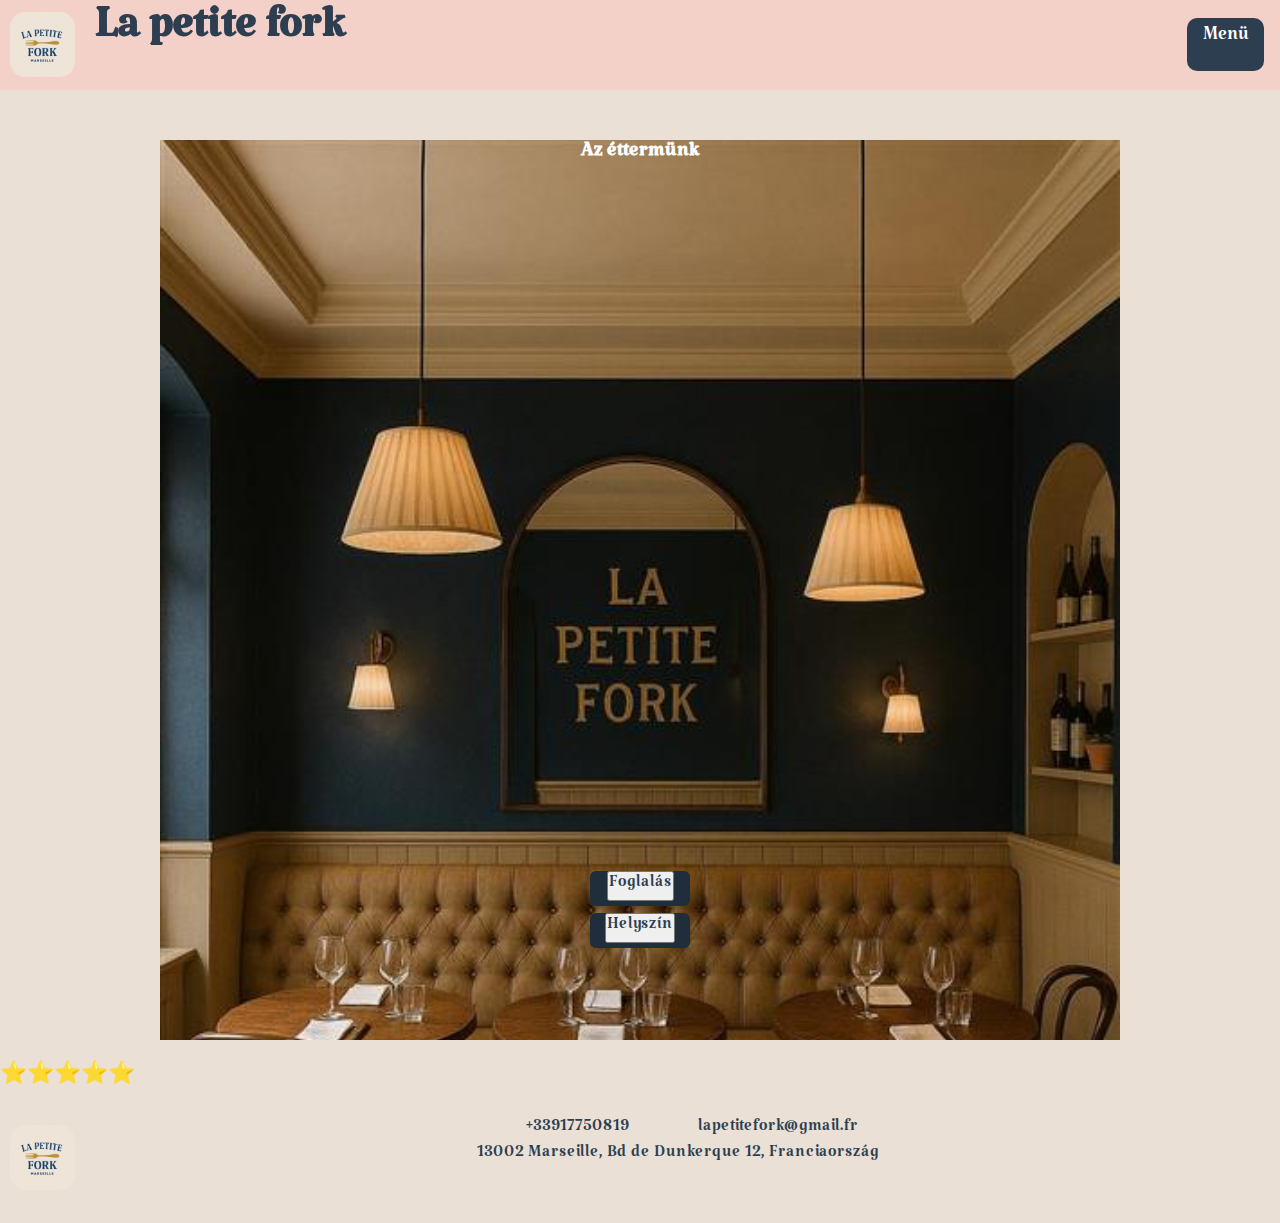
<file: index.html>
<!DOCTYPE html>
<html lang="en">
<head>
    <meta charset="UTF-8">
    <meta http-equiv="X-UA-Compatible" content="IE=edge">
    <meta name="viewport" content="width=device-width, initial-scale=1.0">
    <link href='https://fonts.googleapis.com/css?family=Katibeh' rel='stylesheet'>
    <link rel="stylesheet" href="css/index.css">
    <title>Főoldal</title>
</head>
<body>
    <header class="fejlec">
        <img src="images/logo.jpg" alt="">
        <h1 class="focim">La petite fork</h1>
        <div class="lenyil">
            <button class="menu">Menü</button>
            <div class="tartalom">
                <a href="index.html">Főoldal</a>
                <a href="etlap.html">Étlap</a>
                <a href="">Rólunk</a>
            </div> 
        </div>
    </header>
    
    <div class="fokep">
        <h1 class="ettermunk">Az éttermünk</h1>
        <div class="foglalass">
            <button class="foglalas">Foglalás</button>
        </div>
        <div class="helyszinn">
            <button class="helyszin">Helyszín</button>
        </div>

    </div>
    ⭐⭐⭐⭐⭐

    <footer>
        <div>
        <img src="images/logo.jpg" alt="">
        </div>
        <div class="footertart">
            <div class="teloszam">
                <p>+33917750819</p>
            </div>
            <div class="email">
                <p>lapetitefork@gmail.fr</p>
            </div>
            <div class="hazszam">
                <p>13002 Marseille, Bd de Dunkerque 12, Franciaország</p>
            </div>
        </div>
    </footer>
   
</body>
</html>
</file>
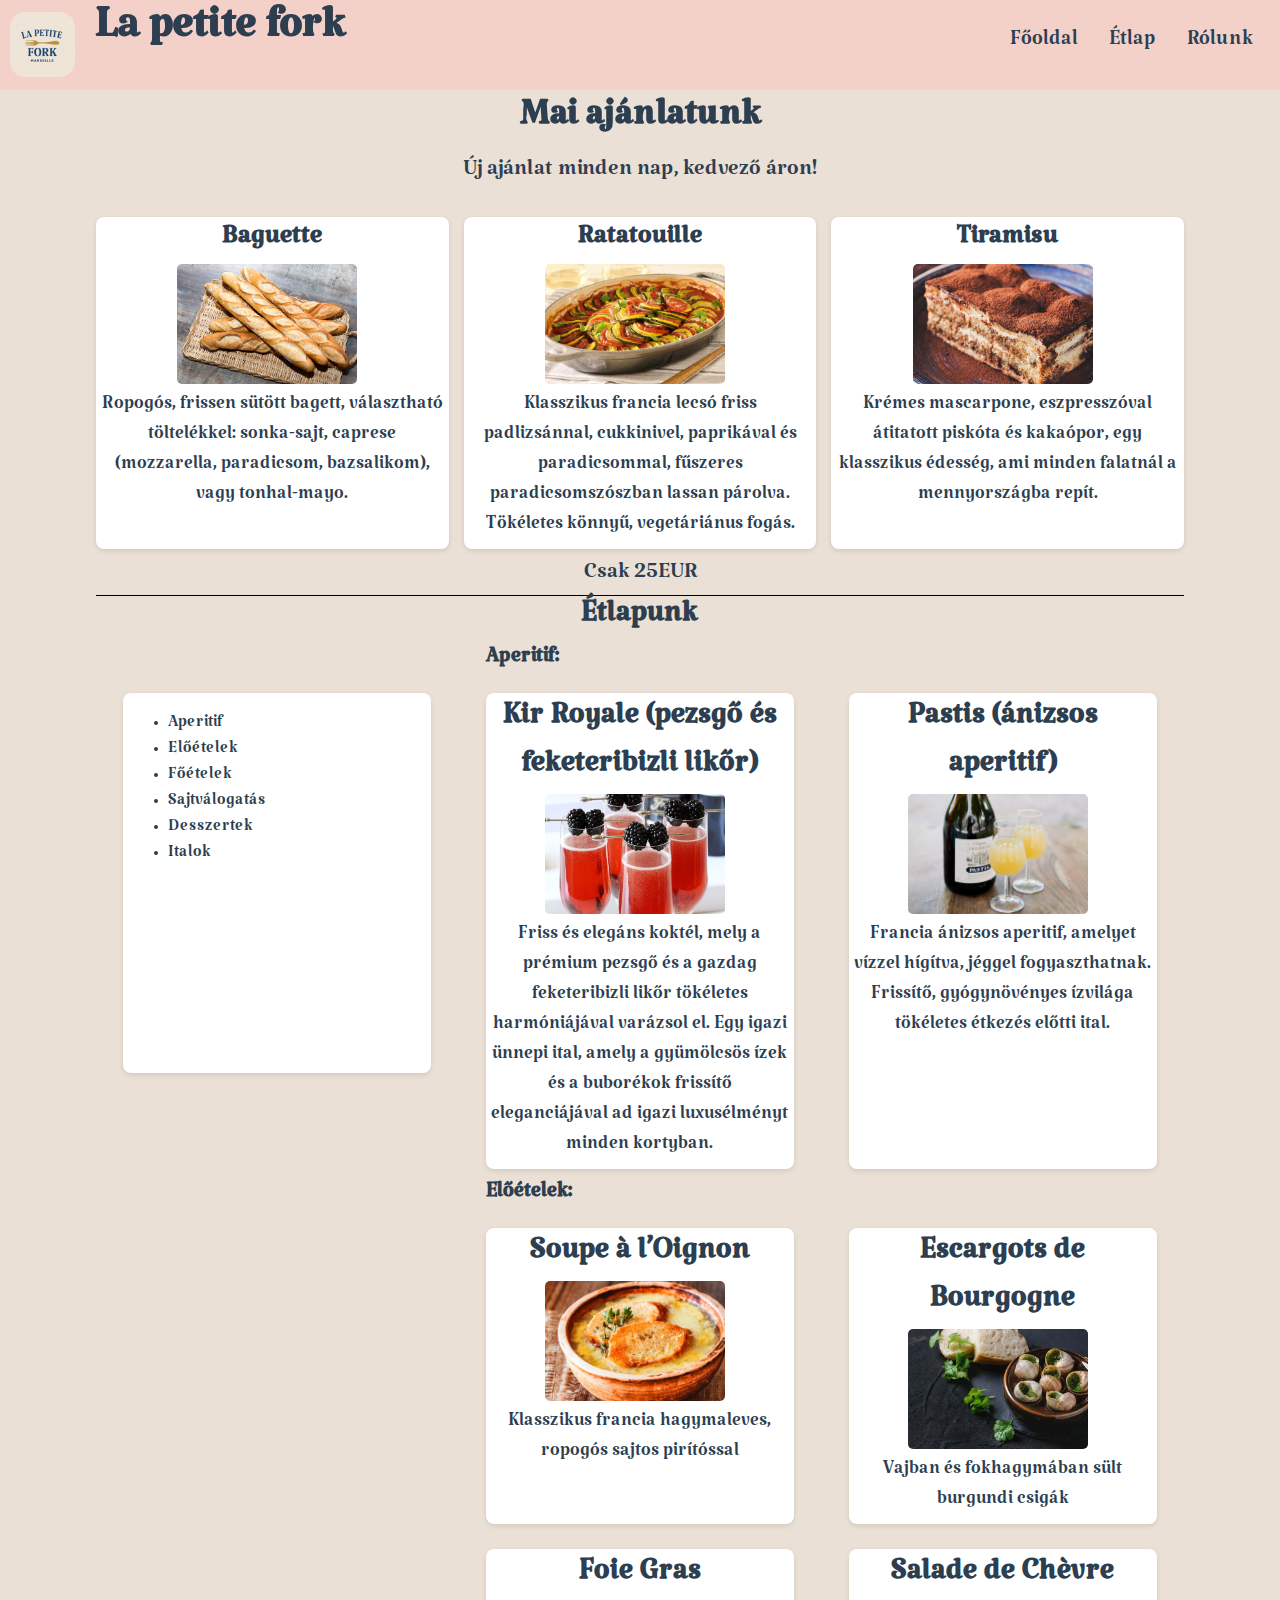
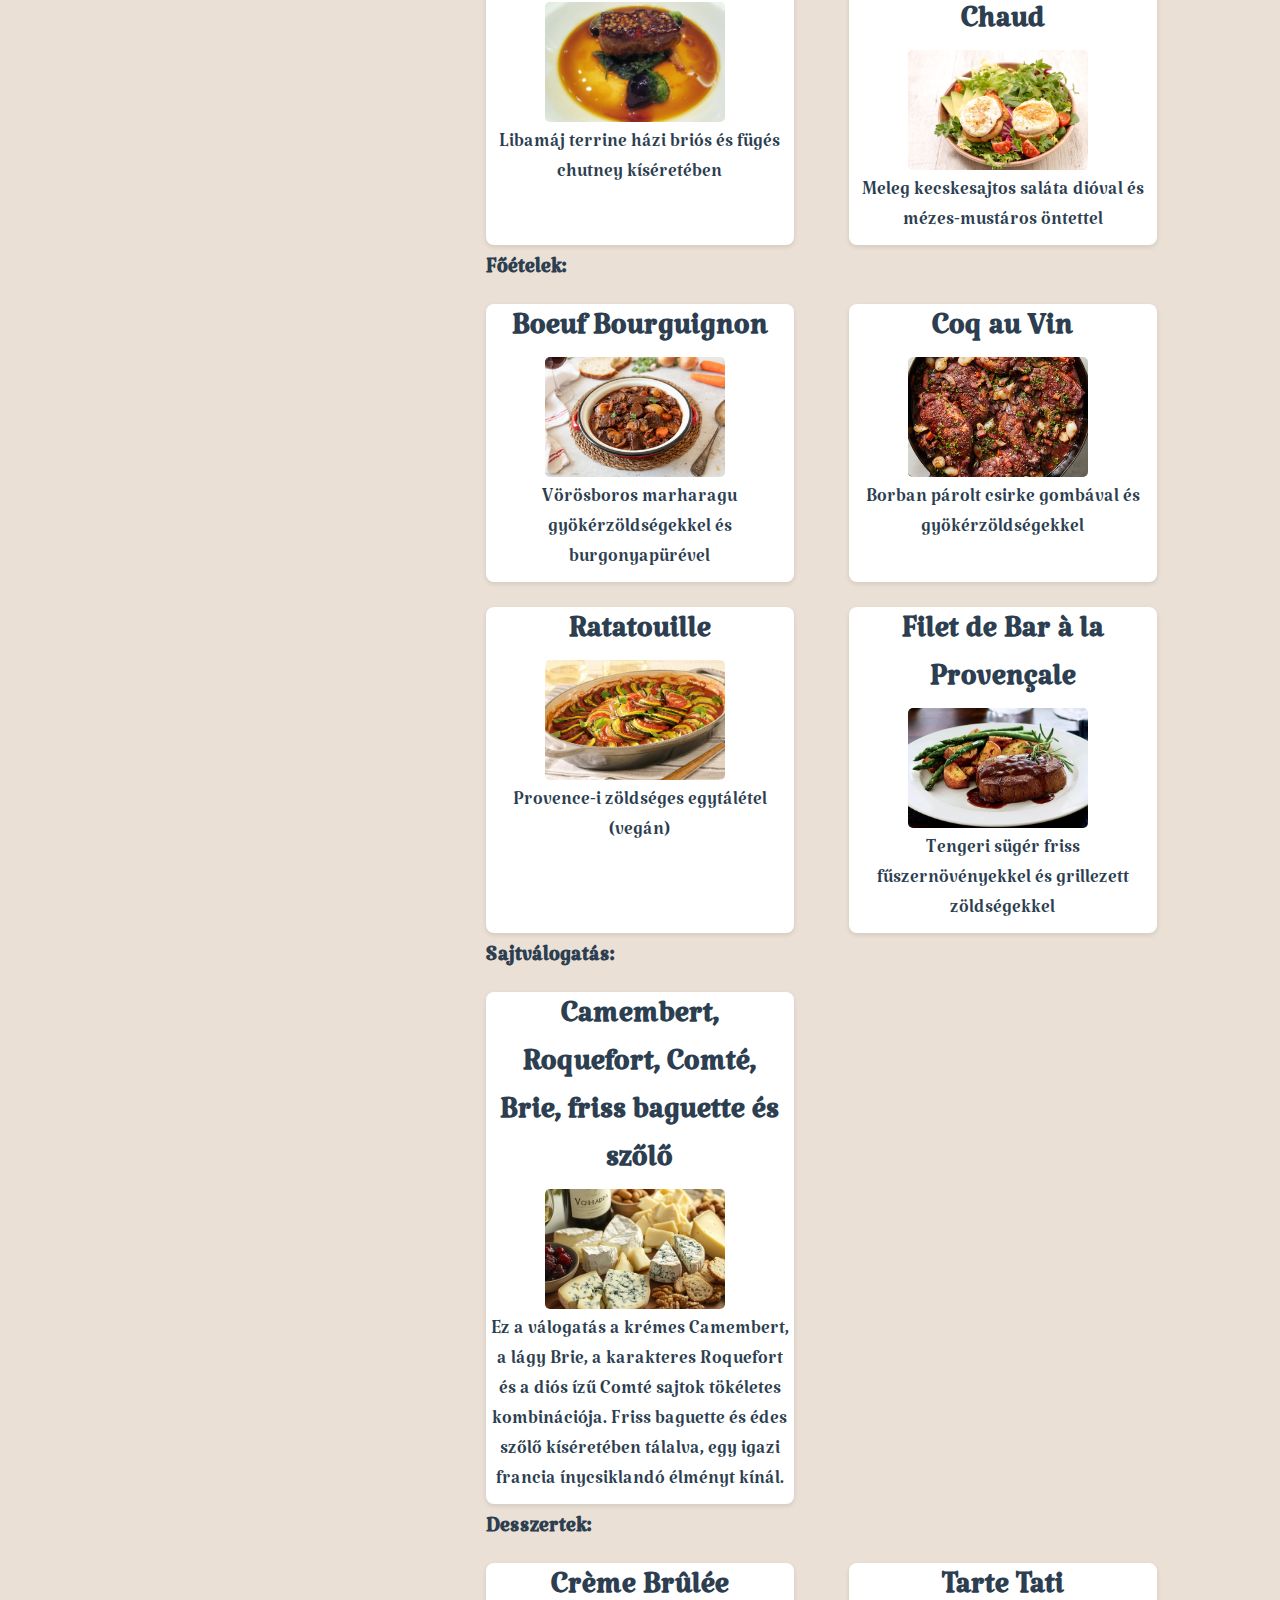
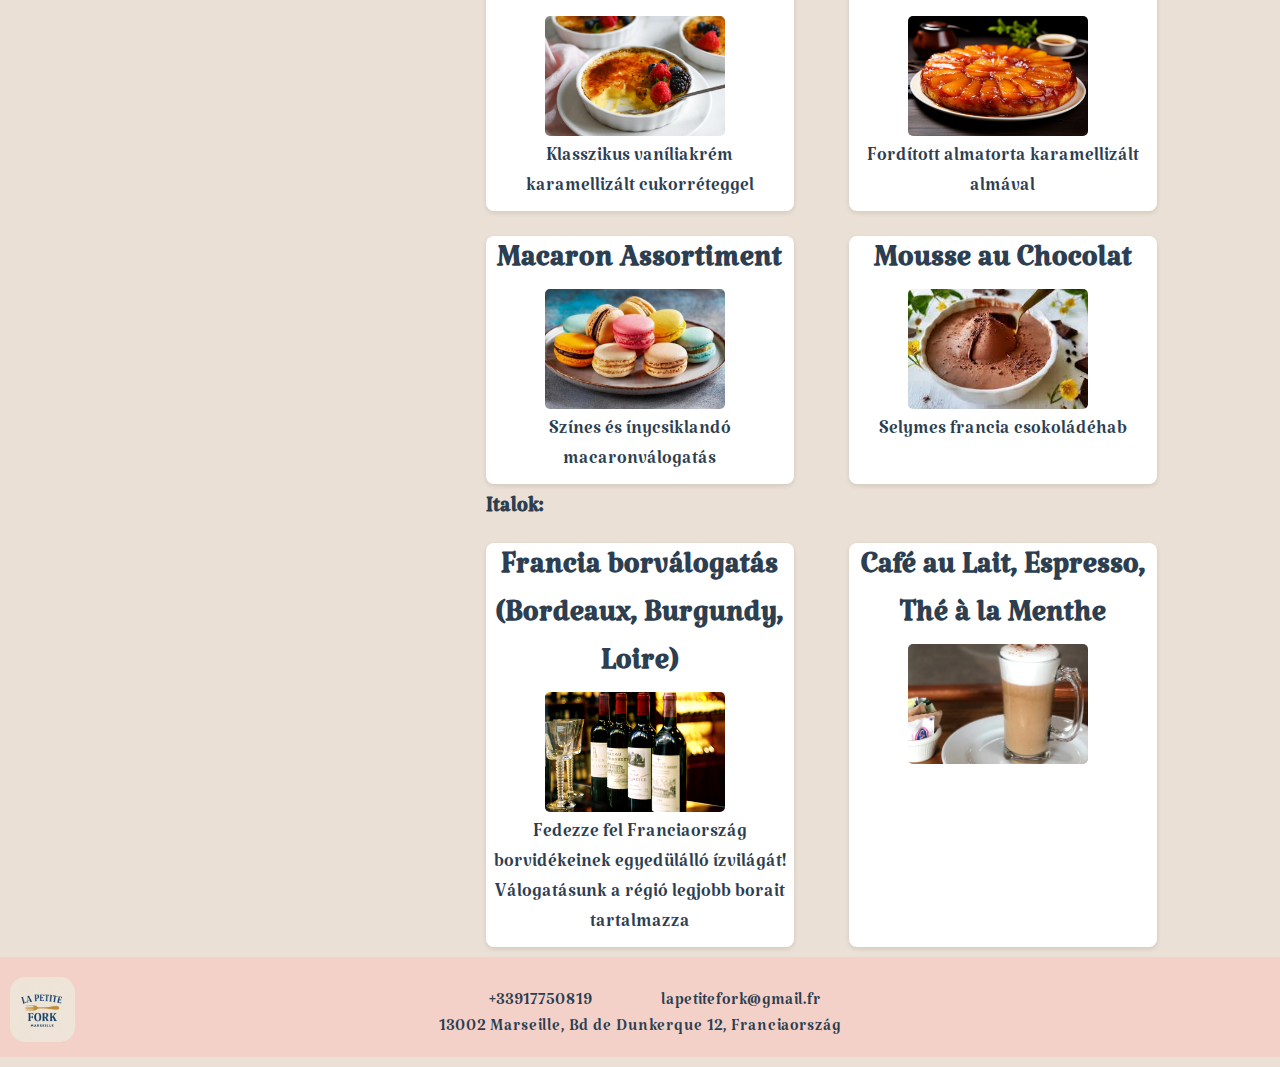
<file: etlap.html>
<!DOCTYPE html>
<html lang="hu">
<head>
    <meta charset="UTF-8">
    <meta name="viewport" content="width=device-width, initial-scale=1.0">
    <title>Document</title>
    <link rel="stylesheet" href="css/etlap2.css">
    <link href='https://fonts.googleapis.com/css?family=Katibeh' rel='stylesheet'>
</head>
<body>
    <header class="fejlec">
        <img src="images/logo.jpg" alt="">
        <h1 class="focim">La petite fork</h1>
        <div class="lenyil">
            <button class="menu">Menü</button>
            <div class="tartalom">
                <a href="index.html">Főoldal</a>
                <a href="etlap.html">Étlap</a>
                <a href="rolunk.html">Rólunk</a>
            </div> 
        </div>
    </header>

    <div class="ajanlat">
        <h1>Mai ajánlatunk</h1>
        <p>Új ajánlat minden nap, kedvező áron!</p>
    </div>

    <div class="main">
        <div class="kaja">
            <h1>Baguette</h1>
            <img src="images/baguette.jpg" alt="">
            <p>Ropogós, frissen sütött bagett, választható töltelékkel: sonka-sajt, caprese (mozzarella, paradicsom, bazsalikom), vagy tonhal-mayo.</p>
        </div>

        <div class="kaja">
            <h1>Ratatouille</h1>
            <img src="images/ratatouille.jpg" alt="">
            <p>Klasszikus francia lecsó friss padlizsánnal, cukkinivel, paprikával és paradicsommal, fűszeres paradicsomszószban lassan párolva. Tökéletes könnyű, vegetáriánus fogás.</p>
        </div>

        <div class="kaja">
            <h1>Tiramisu</h1>
            <img src="images/tiramisu.jpg" alt="">
            <p>Krémes mascarpone, eszpresszóval átitatott piskóta és kakaópor, egy klasszikus édesség, ami minden falatnál a mennyországba repít.</p>
        </div> 
    </div>

    <p class="osszeg">Csak 25EUR</p>

    <section class="etlap">
        <h1>Étlapunk</h1>

        <div id="odavisz" class="gyorsgomb">
            <ul class="lista">
                <li><a href="#ide1">Aperitif</a></li>
                <li><a href="#ide2">Előételek</a></li>
                <li><a href="#ide3">Főételek</a></li>
                <li><a href="#ide4">Sajtválogatás</a></li>
                <li><a href="#ide5">Desszertek</a></li>
                <li><a href="#ide6">Italok</a></li>
            </ul>
        </div>

            
        <nav id="ide1" class="kiscim"><h2>Aperitif:</h2></nav>
            
        <div id="kaja1" class="kaja">
            <h1>Kir Royale (pezsgő és feketeribizli likőr)</h1>
            <img src="images/kirroyale.jpg" alt="">
            <p>Friss és elegáns koktél, mely a prémium pezsgő és a gazdag feketeribizli likőr tökéletes harmóniájával varázsol el. Egy igazi ünnepi ital, amely a gyümölcsös ízek és a buborékok frissítő eleganciájával ad igazi luxusélményt minden kortyban.</p>
        </div> 

        <div id="kaja2" class="kaja">
            <h1>Pastis (ánizsos aperitif)</h1>
            <img src="images/pastis.jpg" alt="">
            <p>Francia ánizsos aperitif, amelyet vízzel hígítva, jéggel fogyaszthatnak. Frissítő, gyógynövényes ízvilága tökéletes étkezés előtti ital.</p>
        </div> 
            
        <nav id="ide2" class="kiscim"><h2 >Előételek:</h2></nav>
            
        <div id="kaja3" class="kaja">
            <h1>Soupe à l’Oignon</h1>
            <img src="images/Soupe à l’Oignon.jpg" alt="">
            <p>Klasszikus francia hagymaleves, ropogós sajtos pirítóssal</p>
        </div> 

        <div id="kaja4" class="kaja">
            <h1>Escargots de Bourgogne</h1>
            <img src="images/Escargots de Bourgogne.jpg" alt="">
            <p>Vajban és fokhagymában sült burgundi csigák</p>
        </div>

        <div id="kaja5" class="kaja">
            <h1>Foie Gras</h1>
            <img src="images/Foie Gras.jpg" alt="">
            <p>Libamáj terrine házi briós és fügés chutney kíséretében</p>
        </div>

        <div id="kaja6" class="kaja">
                <h1>Salade de Chèvre Chaud</h1>
            <img src="images/Salade de Chèvre Chaud.jpg" alt="">
            <p>Meleg kecskesajtos saláta dióval és mézes-mustáros öntettel</p>
        </div>

        <nav id="ide3" class="kiscim"><h2 >Főételek:</h2></nav>

        <div id="kaja7" class="kaja">
            <h1>Boeuf Bourguignon</h1>
            <img src="images/Boeuf Bourguignon.jpg" alt="">
            <p>Vörösboros marharagu gyökérzöldségekkel és burgonyapürével</p>
        </div>

        <div id="kaja8" class="kaja">
            <h1>Coq au Vin</h1>
            <img src="images/Coq au Vin.jpg" alt="">
            <p>Borban párolt csirke gombával és gyökérzöldségekkel</p>
        </div>

        <div id="kaja9" class="kaja">
            <h1>Ratatouille</h1>
            <img src="images/ratatouille.jpg" alt="">
            <p>Provence-i zöldséges egytálétel (vegán)</p>
        </div>

        <div id="kaja10" class="kaja">
            <h1>Filet de Bar à la Provençale</h1>
            <img src="images/Filet de Bar à la Provençale.png" alt="">
            <p>Tengeri sügér friss fűszernövényekkel és grillezett zöldségekkel</p>
        </div>

        <nav id="ide4" class="kiscim"><h2 >Sajtválogatás:</h2></nav>

        <div id="kaja11" class="kaja">
            <h1>Camembert, Roquefort, Comté, Brie, friss baguette és szőlő</h1>
            <img src="images/sajtvalogatas.jpg" alt="">
            <p>Ez a válogatás a krémes Camembert, a lágy Brie, a karakteres Roquefort és a diós ízű Comté sajtok tökéletes kombinációja. Friss baguette és édes szőlő kíséretében tálalva, egy igazi francia ínycsiklandó élményt kínál.</p>
        </div>
                
        <nav id="ide5" class="kiscim"><h2 >Desszertek:</h2></nav>
            
        <div id="kaja12" class="kaja">
            <h1>Crème Brûlée</h1>
            <img src="images/Crème Brûlée.jpg" alt="">
            <p>Klasszikus vaníliakrém karamellizált cukorréteggel</p>
        </div>

        <div id="kaja13" class="kaja">
            <h1>Tarte Tati</h1>
            <img src="images/Tarte Tati.jpeg" alt="">
            <p>Fordított almatorta karamellizált almával</p>
        </div>

        <div id="kaja14" class="kaja">
            <h1>Macaron Assortiment</h1>
            <img src="images/Macaron Assortiment.jpeg" alt="">
            <p>Színes és ínycsiklandó macaronválogatás</p>
        </div>

        <div id="kaja15" class="kaja">
            <h1>Mousse au Chocolat</h1>
            <img src="images/Mousse au Chocolat.jpg" alt="">
            <p>Selymes francia csokoládéhab</p>
        </div>

        <nav id="ide6" class="kiscim"><h2>Italok:</h2></nav>
            
        <div id="kaja16" class="kaja">
            <h1>Francia borválogatás (Bordeaux, Burgundy, Loire)</h1>
            <img src="images/bor.jpg" alt="">
            <p>Fedezze fel Franciaország borvidékeinek egyedülálló ízvilágát! Válogatásunk a régió legjobb borait tartalmazza</p>
        </div>

        <div id="kaja17" class="kaja">
            <h1>Café au Lait, Espresso, Thé à la Menthe</h1>
            <img src="images/kave.jpg" alt="">
        </div>
    </section>

    <footer>
            <div>
                <img src="images/logo.jpg" alt="">
            </div>
            <div class="footertart">
                <div class="teloszam">
                    <p>+33917750819</p>
                </div>
                <div class="email">
                    <p>lapetitefork@gmail.fr</p>
                </div>
                <div class="hazszam">
                    <p>13002 Marseille, Bd de Dunkerque 12, Franciaország</p>
                </div>
            </div>
            <div id="kep2">
                <img src="images/logo.jpg" alt="">
            </div>
    </footer>

</body>
</html>
</file>
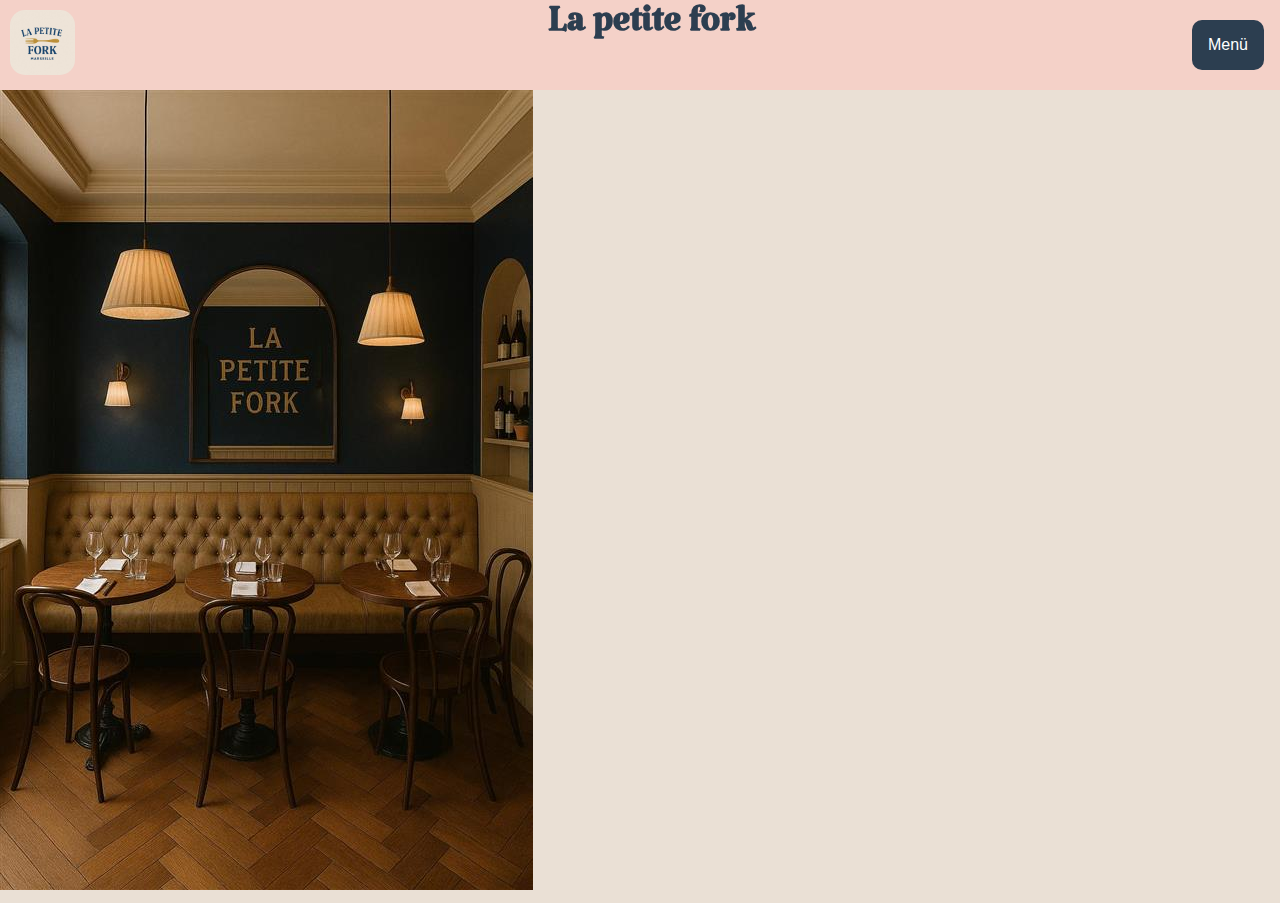
<file: fooldal.html>
<!DOCTYPE html>
<html lang="en">
<head>
    <meta charset="UTF-8">
    <meta http-equiv="X-UA-Compatible" content="IE=edge">
    <meta name="viewport" content="width=device-width, initial-scale=1.0">
    <link href='https://fonts.googleapis.com/css?family=Katibeh' rel='stylesheet'>
    <link rel="stylesheet" href="css/fooldal.css">
    <title>Főoldal</title>
</head>
<body>
    <header class="fejlec">
        <img src="images/logo.jpg" alt="">
        <h1 class="Focim">La petite fork</h1>
        <div class="lenyil">
            <button class="menu">Menü</button>
            <div class="tartalom">
                <a href="">Főoldal</a>
                <a href="">Étlap</a>
                <a href="">Rólunk</a>
            </div> 
        </div>
    </header>
    <img src="images/etterem.jpg">

</body>
</html>
</file>
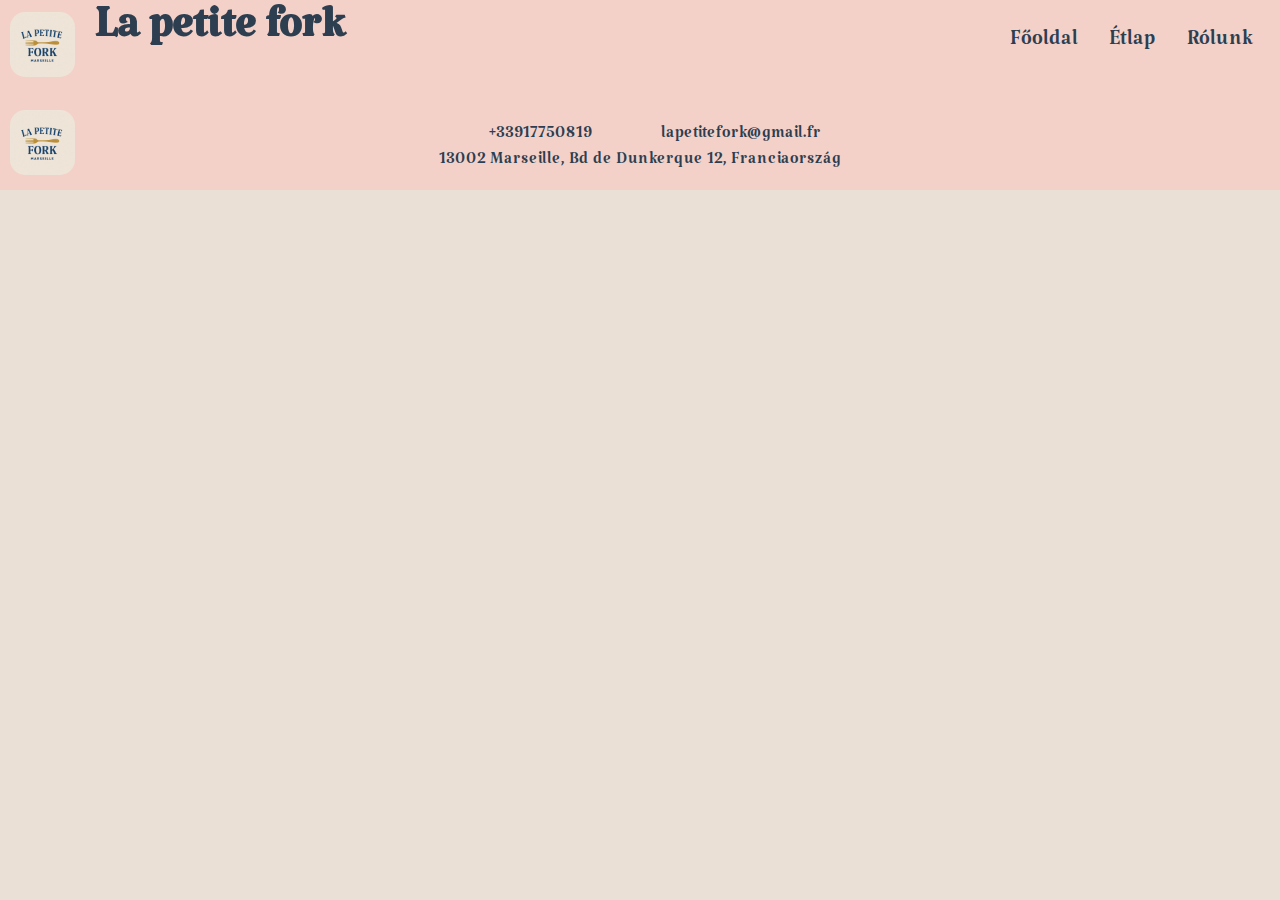
<file: rolunk.html>
<!DOCTYPE html>
<html lang="en">
<head>
    <meta charset="UTF-8">
    <meta name="viewport" content="width=device-width, initial-scale=1.0">
    <title>Document</title>
    <link rel="stylesheet" href="css/rolunk.css">
    <link href='https://fonts.googleapis.com/css?family=Katibeh' rel='stylesheet'>
</head>
<body>
    <header class="fejlec">
        <img src="images/logo.jpg" alt="">
        <h1 class="focim">La petite fork</h1>
        <div class="lenyil">
            <button class="menu">Menü</button>
            <div class="tartalom">
                <a href="index.html">Főoldal</a>
                <a href="etlap.html">Étlap</a>
                <a href="rolunk.html">Rólunk</a>
            </div> 
        </div>
    </header>

    <footer>
        <div>
            <img src="images/logo.jpg" alt="">
        </div>
        <div class="footertart">
            <div class="teloszam">
                <p>+33917750819</p>
            </div>
            <div class="email">
                <p>lapetitefork@gmail.fr</p>
            </div>
            <div class="hazszam">
                <p>13002 Marseille, Bd de Dunkerque 12, Franciaország</p>
            </div>
        </div>
        <div id="kep2">
            <img src="images/logo.jpg" alt="">
        </div>
</footer>
    
</body>
</html>
</file>
<file: css/index.css>
*{
    margin: 0;
    padding: 0;
    box-sizing: border-box;
    color: #2C3E50;
    font-family: 'Katibeh';font-size: 22px;
}

body{
    background-color: #EAE0D5;
    font-family: 'Katibeh';font-size: 22px;
}

.fejlec{
    display: flex;
    background-color: #F4D1C8;
    height: 90px;
    
}

.fejlec img{
    width: 65px;
    height: 65px;
    margin-top: 12PX;
    margin-left: 10PX;
    border-radius: 15px;
    max-width: 100%;
}

.lenyil {
    display: inline-block;
    margin-top: 18px;
    margin-right: 16px;
    
}

.lenyil button {
    font-size: 25px;
}

.menu {
    background-color: #2C3E50;
    color: white;
    padding: 7px 16px 16px 16px;
    font-size: 16px;
    border: none;
    border-radius: 10px;
}

.tartalom {
    display: none;
    position: absolute;
    background-color: #EAE0D5;
    box-shadow: 0px 8px 16px rgba(0,0,0,0.2);
    z-index: 1;
    border-radius: 10px;
    margin-right: 10px;
}
  
.tartalom a {
    color: black;
    padding: 12px 16px;
    text-decoration: none;
    display: block;
}
  
.tartalom a:hover {background-color: #F4D1C8;}
  
.lenyil:hover .tartalom {display: block;}
  
.lenyil:hover .menu {background-color: #202d3b;}

.focim{
    margin: auto;
    font-size: 60px;
    padding-bottom: 20px;
    margin-left: 20px;
    flex-grow: 10;
}

.mobilkep{
    width: 92%;
}

.fokep{
    background-image: url("../images/etterem.jpg");
    width: 75%;
    height: 900px;
    margin: auto;
    margin-top: 50px;
    background-repeat: no-repeat;
    background-size: 100%;
    text-align: center;
    display: block;
    margin-left: auto;
    margin-right: auto;
    margin-bottom: 20px;

}

footer{
    height: 100px;
    display:flex;
    padding-bottom: 20px;
    padding-top: 20px;
}

.footertart{
    margin: auto;
    display:grid;
    grid-template-columns: 1fr 1fr;
    grid-template-rows: 1fr 1fr;
    text-align: center;
}

.teloszam{
    grid-column: 1 / 2;
    grid-row: 1 / 2;
}

.email{
    grid-column: 2 / 3;
    grid-row: 1 / 2;
}

.hazszam{
    grid-column: 1 / 3;
    grid-row: 2 / 3;
}

footer img{
    width: 65px;
    height: 65px;
    margin-top: 12PX;
    margin-left: 10PX;
    border-radius: 15px;
    margin-bottom: 20px;
}

.foglalass{
    background-color: #202d3b ;
    color: #ffffff;
    border-radius: 6px;
    vertical-align: middle;
    text-align: center;
    width: 100px;
    height: 35px;
    margin: auto;
    margin-bottom: 7px;
    padding-bottom: 5px;
    margin-top: 700px;
}

.helyszinn{
    background-color: #202d3b ;
    color: #ffffff;
    border-radius: 6px;
    vertical-align: middle;
    text-align: center;
    width: 100px;
    height: 35px;
    margin: auto;
    margin-bottom: 7px;
    padding-bottom: 5px;
}

.ettermunk{
    color: #ffffff;
    font-size: larger;
}

.fokep *:not(.ettermunk){
    vertical-align: bottom;
}

@media only screen and (max-width: 400px){
    .focim{
        font-size: 50px;
    }
}
 
@media only screen and (max-width: 370px){
    .focim{
        font-size: 40px;
    }
}
</file>
<file: css/etlap2.css>
/* ======= KÖZÖS STÍLUSOK (mobil + gép) ======= */

* {
    margin: 0;
    padding: 0;
    box-sizing: border-box;
    color: #2C3E50;
    font-family: 'Katibeh';
    font-size: 22px;
}

body {
    background-color: #EAE0D5;
}

html {
    scroll-behavior: smooth;
  }

  .etlap{
    width: 85%;
    margin: auto;
  }

* {
    margin: 0;
    padding: 0;
    box-sizing: border-box;
    color: #2C3E50;
    font-family: 'Katibeh';
    font-size: 22px;
}

body {
    background-color: #EAE0D5;
}

html {
    scroll-behavior: smooth;
  }

.fejlec {
    background-color: #F4D1C8;
    height: 90px;
    display: flex;
}

.fejlec img {
    width: 65px;
    height: 65px;
    margin-top: 12px;
    margin-left: 10px;
    border-radius: 15px;
    max-width: 100%;
}

.focim {
    font-size: 60px;
    padding-bottom: 20px;
}

.ajanlat {
    text-align: center;
}

.ajanlat h1 {
    font-size: 50px;
    margin: 3px 0 2px 0;
}

.ajanlat p {
    font-size: 30px;
    margin-bottom: 10px;
}

.kaja {
    display: flex;
    flex-direction: column;
    align-items: center;
    background-color: white;
    padding: 5px;
    border-radius: 8px;
    box-shadow: 0 2px 5px rgba(0, 0, 0, 0.1);
    text-align: center;
    width: 85%;
    margin: 15px auto 10px;
    box-sizing: border-box;
}

.kaja img {
    width: 180px;
    height: 120px;
    object-fit: cover;
    border-radius: 5px;
    margin: 0 15px 10px 5px;
}

.kaja h1 {
    font-size: 35px;
}

.kaja p {
    font-size: 25px;
}

.osszeg {
    margin: auto;
    text-align: center;
    font-size: 30px;
    border-bottom: 1px solid black;
    width: 85%;
}

.kiscim{
    width: 85%;
    margin: auto;
}

.kiscim h2 {
    font-size: 28px;
}

.etlap h1 {
    text-align: center;
    font-size: 40px;
}

footer{
    left: 0;
    bottom: 0;
    width: 100%;
    height: 100px;
    display:flex;
    padding-top: 20px;
    background-color: #F4D1C8;
    justify-content: center;
}

.footertart{
    margin: auto;
    display:grid;
    grid-template-columns: 1fr 1fr;
    grid-template-rows: 1fr 1fr;
    text-align: center;
}
   
.teloszam{
    grid-column: 1 / 2;
    grid-row: 1 / 2;
}

.email{
    grid-column: 2 / 3;
    grid-row: 1 / 2;
}

.hazszam{
    grid-column: 1 / 3;
    grid-row: 2 / 3;
}

footer img{
    margin: auto;
    width: 65px;
    height: 65px;
    margin-left: 10PX;
    border-radius: 15px;
    margin-bottom: 12px;
}

#kep2{
    visibility:hidden;
}

/* ======= MOBIL NÉZET (max-width: 799px) ======= */

@media only screen and (max-width: 799px) {

    .gyorsgomb {
        display: none;
    }

    .focim {
        margin: auto;
    }

    .lenyil {
        display: inline-block;
        margin-top: 18px;
        margin-right: 16px;
    }

    .lenyil button {
        font-size: 25px;
    }

    .menu {
        background-color: #2C3E50;
        color: white;
        padding: 7px 16px 16px 16px;
        font-size: 16px;
        border: none;
        border-radius: 10px;
    }

    .tartalom {
        display: none;
        position: absolute;
        background-color: #EAE0D5;
        box-shadow: 0 8px 16px rgba(0, 0, 0, 0.2);
        z-index: 1;
        border-radius: 10px;
        margin-right: 10px;
    }

    .tartalom a {
        color: black;
        padding: 12px 16px;
        text-decoration: none;
        display: block;
    }

    .tartalom a:hover {background-color: #F4D1C8;}

    .lenyil:hover .tartalom {display: block;}

    .lenyil:hover .menu {background-color: #202d3b;}

    .main, .etlap, .kiscim {
        width: 85%;
        margin: auto;
    }

    .main {
        display: flex;
        flex-direction: column;
        gap: 15px;
    }

    .etlap {
        display: flex;
        flex-direction: column;
        gap: 15px;
    }

    .kiscim h2 {
        font-size: 30px;
    }

    .aperitif, .eloetelek, .foetelek, .desszertek, .italok, .sajtvalogatas {
        display: flex;
        flex-direction: column;
        gap: 15px;
    }
}

@media only screen and (max-width: 400px) {
    .focim {
        font-size: 50px;
    }
}

@media only screen and (max-width: 370px) {
    .focim {
        font-size: 40px;
    }
}

/* ======= GÉPES NÉZET (min-width: 800px) ======= */

@media only screen and (min-width: 800px) {

    .focim {
        text-align: left;
        margin-left: 20px;
        flex-grow: 10;
    }

    .menu {
        display: none;
    }

    .tartalom {
        margin-top: 27px;
    }

    .tartalom a {
        text-align: right;
        margin-top: 350px;
        margin-right: 27px;
        font-size: 28px;
        text-decoration: none;
    }

    .gyorsgomb {
        background-color: white;
        border-radius: 8px;
        box-shadow: 0 2px 5px rgba(0, 0, 0, 0.1);
        width: 85%;
        margin: 15px auto 10px;
        box-sizing: border-box;
        padding: 20px;
        max-height: 380px;
    }

    .lista {
        padding-left: 25px;
    }

    .lista li a {
        text-decoration: none;
    }

    .main {
        display: flex;
        flex-direction: row;
        gap: 15px;
        width: 85%;
        margin: auto;
    }

    #ide1 {
        width: 85%;
    }

    .etlap {
        display: grid;
        grid-template-columns: repeat(3, 1fr);
        grid-template-rows: repeat(15, auto);
    }

    .etlap h1 {
        grid-column: 2/3;
        grid-row: 1/2;
    }

    #odavisz {
        grid-column: 1/2;
        grid-row: 3/4;
    }

    .etlap nav:nth-of-type(1) { grid-column: 2/3; grid-row: 2/3; }
    #kaja1 { grid-column: 2/3; grid-row: 3/4; }
    #kaja2 { grid-column: 3/4; grid-row: 3/4; }

    .etlap nav:nth-of-type(2) { grid-column: 2/3; grid-row: 4/5; }
    #kaja3 { grid-column: 2/3; }
    #kaja4 { grid-column: 3/4; }
    #kaja5 { grid-column: 2/3; }
    #kaja6 { grid-column: 3/4; }

    .etlap nav:nth-of-type(3) { grid-column: 2/3; }
    #kaja7 { grid-column: 2/3; }
    #kaja8 { grid-column: 3/4; }
    #kaja9 { grid-column: 2/3; }
    #kaja10 { grid-column: 3/4; }

    .etlap nav:nth-of-type(4) { grid-column: 2/3; }
    #kaja11 { grid-column: 2/3; }

    .etlap nav:nth-of-type(5) { grid-column: 2/3; }
    #kaja12 { grid-column: 2/3; }
    #kaja13 { grid-column: 3/4; }
    #kaja14 { grid-column: 2/3; }
    #kaja15 { grid-column: 3/4; }

    .etlap nav:nth-of-type(6) { grid-column: 2/3; }
    #kaja16 { grid-column: 2/3; }
    #kaja17 { grid-column: 3/4; }
}
</file>
<file: css/fooldal.css>
*{
    margin: 0;
    padding: 0;
    box-sizing: border-box;
    color: #2C3E50;
}

body{
    background-color: #EAE0D5;
    font-family: 'Katibeh';font-size: 22px;
}


.fejlec{
    background-color: #F4D1C8;
    height: 90px;
    position: relative;
    display: flex;
}

.fejlec img{
    width: 65px;
    height: 65px;
    margin-top: 10PX;
    margin-left: 10PX;
    border-radius: 15px;
}

.lenyil {
    position: absolute;
    display: inline-block;
    top: 20px;
    right: 16px;
}
.menu {
    background-color: #2C3E50;
    color: white;
    padding: 16px;
    font-size: 16px;
    border: none;
    border-radius: 10px;
}
  
.sor{
  width: 35px;
  height: 5px;
  background-color: white;
  margin: 6px 0;
}

.tartalom {
    display: none;
    position: absolute;
    background-color: #EAE0D5;
    box-shadow: 0px 8px 16px 0px rgba(0,0,0,0.2);
    z-index: 1;
    border-radius: 10px;
    margin-right: 10px;
}
  
.tartalom a {
    color: black;
    padding: 12px 16px;
    text-decoration: none;
    display: block;
}
  
.tartalom a:hover {background-color: #F4D1C8;}
  
.lenyil:hover .tartalom {display: block;}
  
.lenyil:hover .menu {background-color: #202d3b;}

.Focim{
    text-align: center;
    vertical-align: middle;
    width: 90%;
    padding-bottom: 10px;
    font-size: 50px;
}

.mobilkep{
    width: 92%;
}
</file>
<file: css/rolunk.css>
/* ======= KÖZÖS STÍLUSOK (mobil + gép) ======= */

* {
    margin: 0;
    padding: 0;
    box-sizing: border-box;
    color: #2C3E50;
    font-family: 'Katibeh';
    font-size: 22px;
}

body {
    background-color: #EAE0D5;
}

html {
    scroll-behavior: smooth;
  }

  .fejlec {
    background-color: #F4D1C8;
    height: 90px;
    display: flex;
}

.fejlec img {
    width: 65px;
    height: 65px;
    margin-top: 12px;
    margin-left: 10px;
    border-radius: 15px;
    max-width: 100%;
}

.focim {
    font-size: 60px;
    padding-bottom: 20px;
}

footer{
    height: 100px;
    display:flex;
    padding-top: 20px;
    background-color: #F4D1C8;
    justify-content: center;
    left: 0;
    bottom: 0;
    width: 100%;
}

.footertart{
    margin: auto;
    display:grid;
    grid-template-columns: 1fr 1fr;
    grid-template-rows: 1fr 1fr;
    text-align: center;
}
   
.teloszam{
    grid-column: 1 / 2;
    grid-row: 1 / 2;
}

.email{
    grid-column: 2 / 3;
    grid-row: 1 / 2;
}

.hazszam{
    grid-column: 1 / 3;
    grid-row: 2 / 3;
}

footer img{
    margin: auto;
    width: 65px;
    height: 65px;
    margin-left: 10PX;
    border-radius: 15px;
    margin-bottom: 12px;
}

#kep2{
    visibility:hidden;
}

/* ======= MOBIL NÉZET (max-width: 799px) ======= */

@media only screen and (max-width: 799px) {

    .focim {
        margin: auto;
    }

    .lenyil {
        display: inline-block;
        margin-top: 18px;
        margin-right: 16px;
    }

    .lenyil button {
        font-size: 25px;
    }

    .menu {
        background-color: #2C3E50;
        color: white;
        padding: 7px 16px 16px 16px;
        font-size: 16px;
        border: none;
        border-radius: 10px;
    }

    .tartalom {
        display: none;
        position: absolute;
        background-color: #EAE0D5;
        box-shadow: 0 8px 16px rgba(0, 0, 0, 0.2);
        z-index: 1;
        border-radius: 10px;
        margin-right: 10px;
    }

    .tartalom a {
        color: black;
        padding: 12px 16px;
        text-decoration: none;
        display: block;
    }

    .tartalom a:hover {background-color: #F4D1C8;}

    .lenyil:hover .tartalom {display: block;}

    .lenyil:hover .menu {background-color: #202d3b;}

}

@media only screen and (max-width: 400px) {
    .focim {
        font-size: 50px;
    }
}

@media only screen and (max-width: 370px) {
    .focim {
        font-size: 40px;
    }
}

/* ======= GÉPES NÉZET (min-width: 800px) ======= */

@media only screen and (min-width: 800px) {

    .focim {
        text-align: left;
        margin-left: 20px;
        flex-grow: 10;
    }

    .menu {
        display: none;
    }

    .tartalom {
        margin-top: 27px;
    }

    .tartalom a {
        text-align: right;
        margin-top: 350px;
        margin-right: 27px;
        font-size: 28px;
        text-decoration: none;
    }

}
</file>
